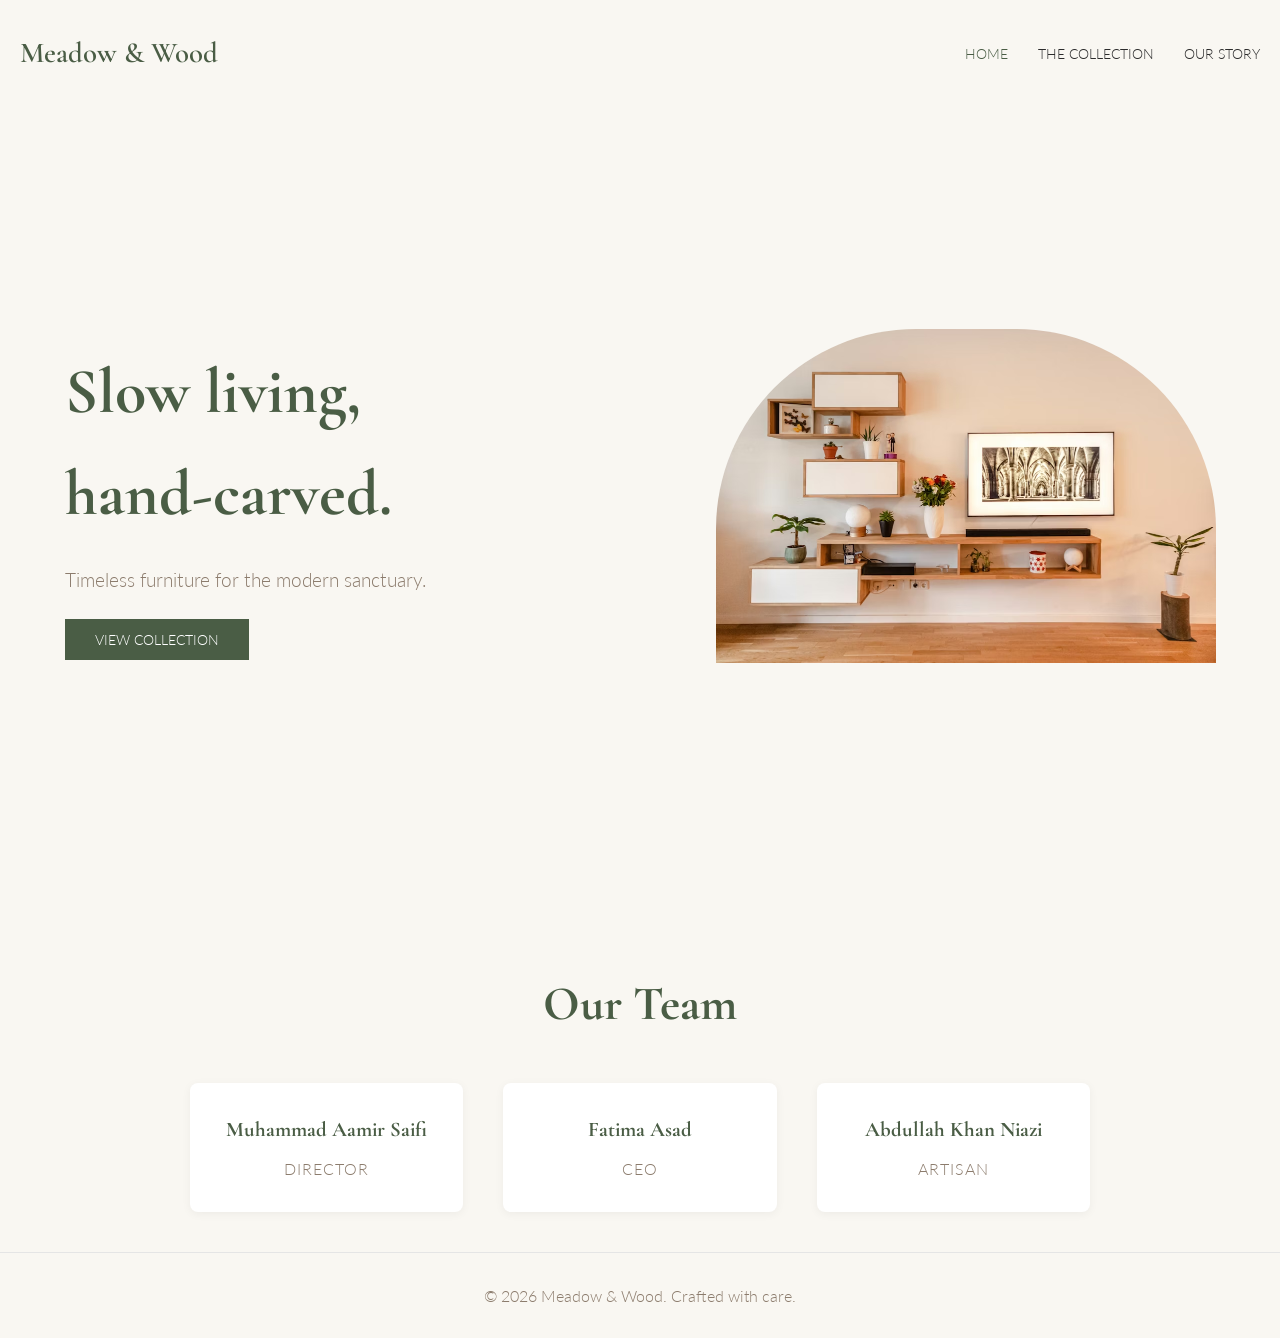
<file: index.html>
<!DOCTYPE html>
<html lang="en">
<head>
    <meta charset="UTF-8">
    <meta name="viewport" content="width=device-width, initial-scale=1.0">
    <title>Meadow & Wood | Artisan Furnishing</title>
    <link rel="stylesheet" href="styles\style.css">
    <link href="https://fonts.googleapis.com/css2?family=Cormorant+Garamond:wght@300;600&family=Lato:wght@300;400&display=swap" rel="stylesheet">
</head>
<body>
    <!-- Navigation -->
    <nav>
        <div class="logo">Meadow & Wood</div>
        <ul>
            <li><a href="index.html" class="active">Home</a></li>
            <li><a href="collection.html">The Collection</a></li>
            <li><a href="story.html">Our Story</a></li>
        </ul>
    </nav>

    <!-- Hero Section -->
    <div class="container">
        <div class="hero">
            <div>
                <h1>Slow living,<br>hand-carved.</h1>
                <p>Timeless furniture for the modern sanctuary.</p>
                <a href="collection.html" class="btn">View Collection</a>
            </div>
            <img src="images\Home.avif" alt="Rustic Chair">
        </div>
    </div>

    <!-- Team Section -->
        <div class="team-section">
            <h2>Our Team</h2>
            <div class="team-grid">
                <div class="team-member">
                    <h3>Muhammad Aamir Saifi</h3>
                    <p>Director</p>
                </div>
                <div class="team-member">
                    <h3>Fatima Asad</h3>
                    <p>CEO</p>
                </div>
                <div class="team-member">
                    <h3>Abdullah Khan Niazi</h3>
                    <p>Artisan</p>
                </div>
            </div>
        </div>
    </div>

    <!-- Footer -->
    <footer>
        <p>&copy; 2026 Meadow & Wood. Crafted with care.</p>
    </footer>
</body>
</html>
</file>
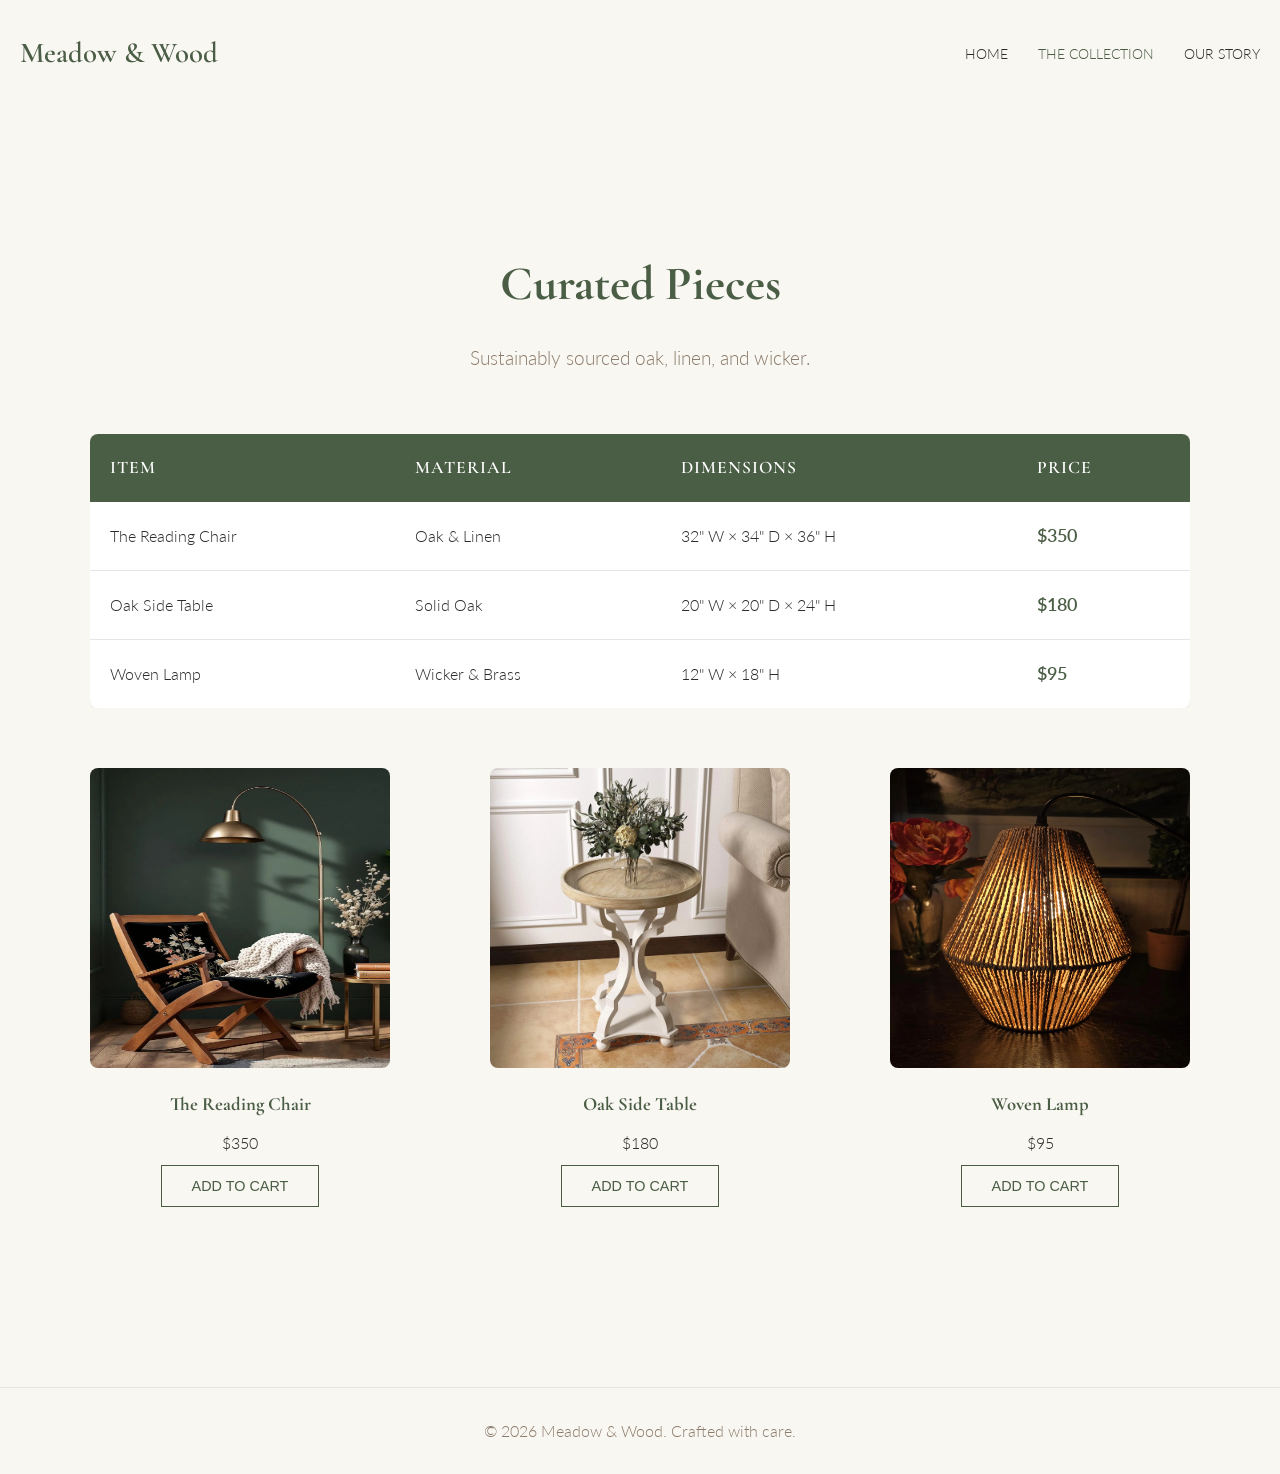
<file: collection.html>
<!DOCTYPE html>
<html lang="en">
<head>
    <meta charset="UTF-8">
    <meta name="viewport" content="width=device-width, initial-scale=1.0">
    <title>The Collection | Meadow & Wood</title>
    <link rel="stylesheet" href="styles\style.css">
    <link href="https://fonts.googleapis.com/css2?family=Cormorant+Garamond:wght@300;600&family=Lato:wght@300;400&display=swap" rel="stylesheet">
</head>
<body>
    <!-- Navigation -->
    <nav>
        <div class="logo">Meadow & Wood</div>
        <ul>
            <li><a href="index.html">Home</a></li>
            <li><a href="collection.html" class="active">The Collection</a></li>
            <li><a href="story.html">Our Story</a></li>
        </ul>
    </nav>

    <!-- Page Header -->
    <div class="container">
        <div class="header">
            <h2>Curated Pieces</h2>
            <p>Sustainably sourced oak, linen, and wicker.</p>
        </div>

<!-- Price Table -->
        <div class="price-table-container">
            <table class="price-table">
                <thead>
                    <tr>
                        <th>Item</th>
                        <th>Material</th>
                        <th>Dimensions</th>
                        <th>Price</th>
                    </tr>
                </thead>
                <tbody>
                    <tr>
                        <td>The Reading Chair</td>
                        <td>Oak & Linen</td>
                        <td>32" W × 34" D × 36" H</td>
                        <td>$350</td>
                    </tr>
                    <tr>
                        <td>Oak Side Table</td>
                        <td>Solid Oak</td>
                        <td>20" W × 20" D × 24" H</td>
                        <td>$180</td>
                    </tr>
                    <tr>
                        <td>Woven Lamp</td>
                        <td>Wicker & Brass</td>
                        <td>12" W × 18" H</td>
                        <td>$95</td>
                    </tr>
                </tbody>
            </table>
        </div>

        <!-- Product Grid -->
        <div class="grid">
            <div class="card">
                <img src="images\Chair.jpg" alt="Reading Chair">
                <h3>The Reading Chair</h3>
                <p>$350</p>
                <button>Add to Cart</button>
            </div>

            <div class="card">
                <img src="images\Table.webp" alt="Oak Side Table">
                <h3>Oak Side Table</h3>
                <p>$180</p>
                <button>Add to Cart</button>
            </div>

            <div class="card">
                <img src="images\Lamp.webp" alt="Woven Lamp">
                <h3>Woven Lamp</h3>
                <p>$95</p>
                <button>Add to Cart</button>
            </div>
        </div>
    </div>

    <!-- Footer -->
    <footer>
        <p>&copy; 2026 Meadow & Wood. Crafted with care.</p>
    </footer>

    <script src="scripts\script.js"></script>
    
</body>
</html>
</file>
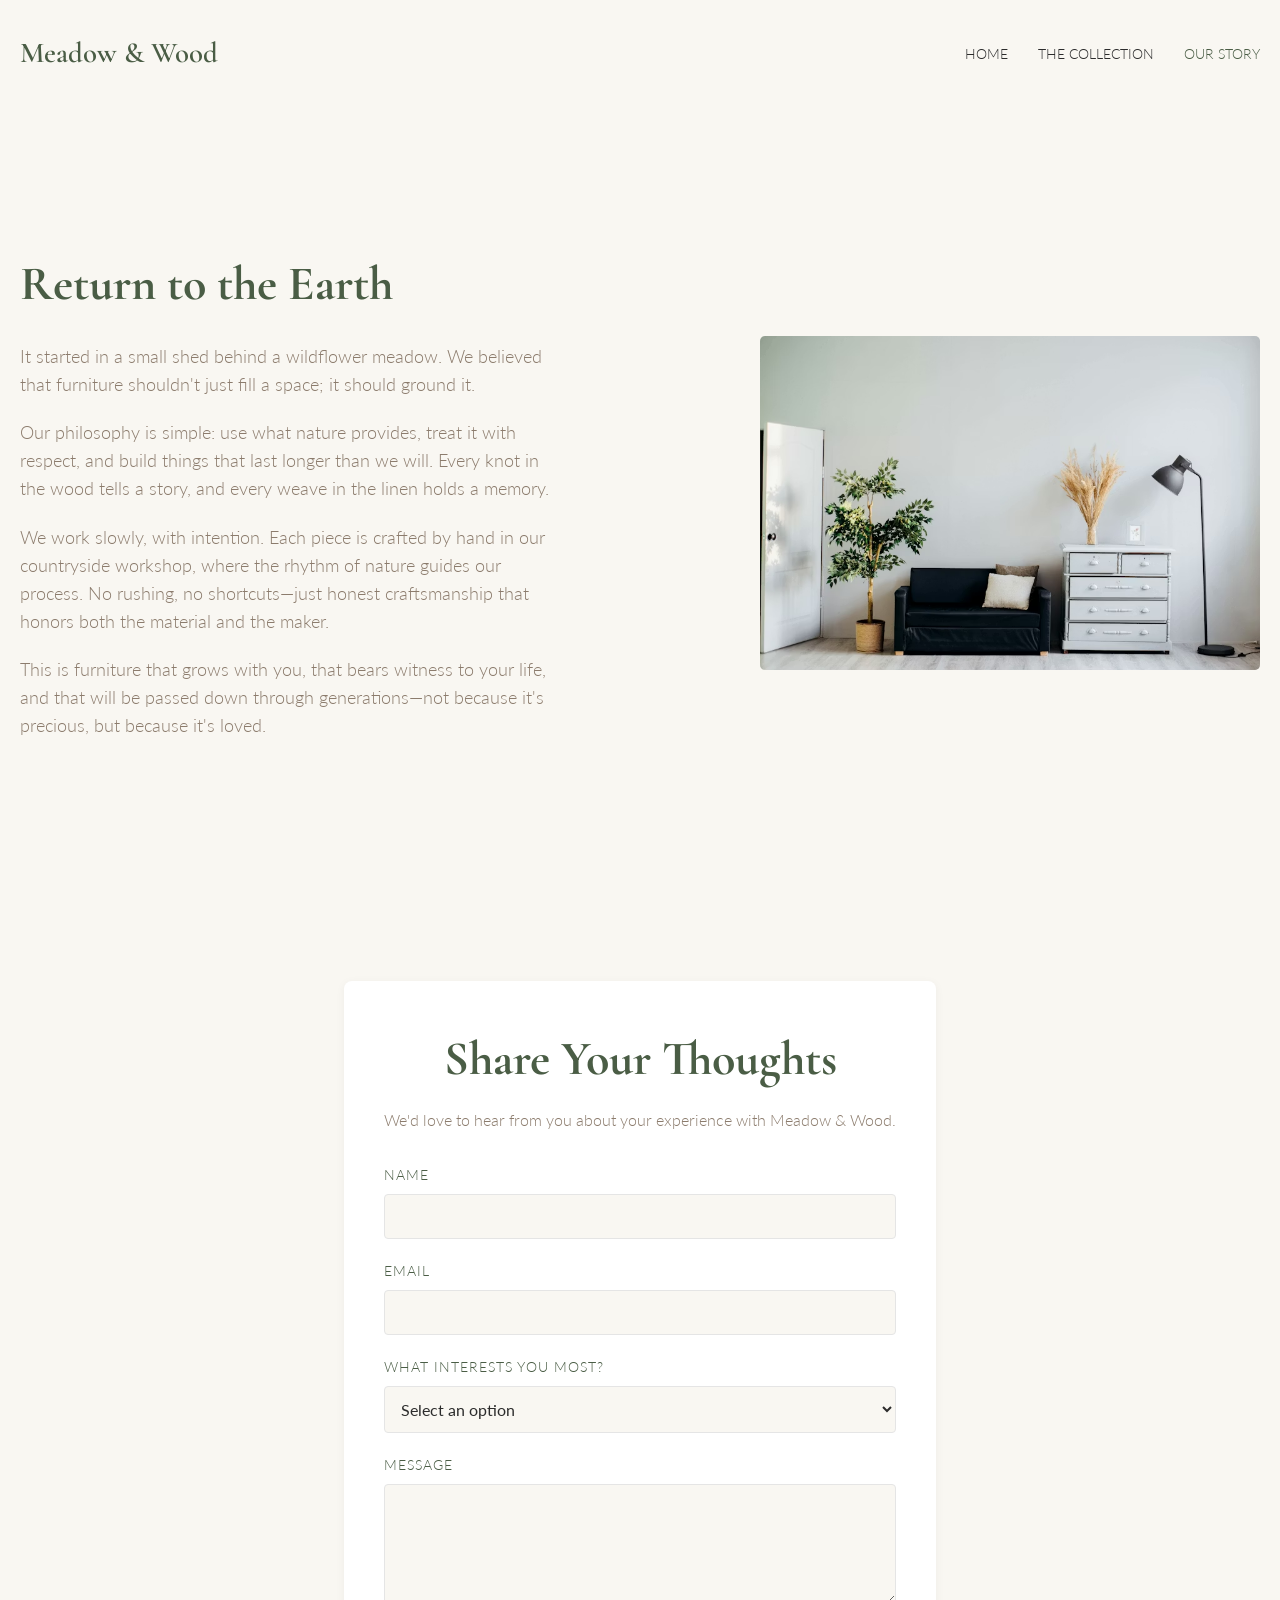
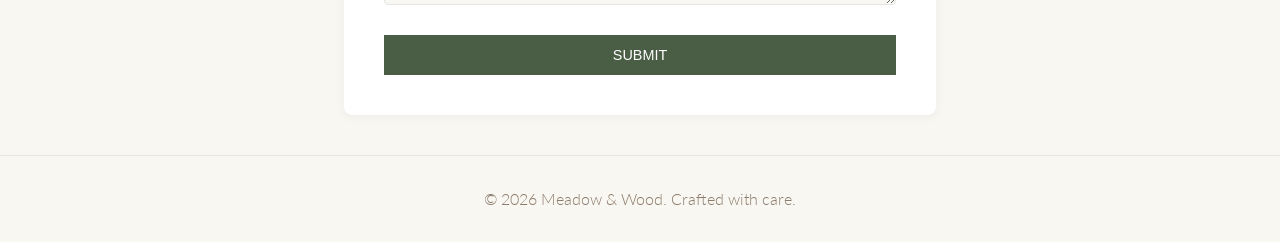
<file: story.html>
<!DOCTYPE html>
<html lang="en">
<head>
    <meta charset="UTF-8">
    <meta name="viewport" content="width=device-width, initial-scale=1.0">
    <title>Our Story | Meadow & Wood</title>
    <link rel="stylesheet" href="styles\style.css">
    <link href="https://fonts.googleapis.com/css2?family=Cormorant+Garamond:wght@300;600&family=Lato:wght@300;400&display=swap" rel="stylesheet">
</head>
<body>
    <!-- Navigation -->
    <nav>
        <div class="logo">Meadow & Wood</div>
        <ul>
            <li><a href="index.html">Home</a></li>
            <li><a href="collection.html">The Collection</a></li>
            <li><a href="story.html" class="active">Our Story</a></li>
        </ul>
    </nav>

    <!-- Story Section -->
    <div class="container">
        <div class="story">
            <div>
                <h2>Return to the Earth</h2>
                <p>It started in a small shed behind a wildflower meadow. We believed that furniture shouldn't just fill a space; it should ground it.</p>
                <p>Our philosophy is simple: use what nature provides, treat it with respect, and build things that last longer than we will. Every knot in the wood tells a story, and every weave in the linen holds a memory.</p>
                <p>We work slowly, with intention. Each piece is crafted by hand in our countryside workshop, where the rhythm of nature guides our process. No rushing, no shortcuts—just honest craftsmanship that honors both the material and the maker.</p>
                <p>This is furniture that grows with you, that bears witness to your life, and that will be passed down through generations—not because it's precious, but because it's loved.</p>
            </div>
            <img src="images\Story.avif" alt="Workshop">
        </div>
    </div>

    <!-- Feedback Form -->
        <div class="feedback-section">
            <h2>Share Your Thoughts</h2>
            <p>We'd love to hear from you about your experience with Meadow & Wood.</p>
            <form class="feedback-form">
                <div class="form-group">
                    <label for="name">Name</label>
                    <input type="text" id="name" name="name" required>
                </div>
                <div class="form-group">
                    <label for="email">Email</label>
                    <input type="email" id="email" name="email" required>
                </div>
                <div class="form-group">
                    <label for="interest">What interests you most?</label>
                    <select id="interest" name="interest" required>
                        <option value="">Select an option</option>
                        <option value="chairs">Chairs & Seating</option>
                        <option value="tables">Tables</option>
                        <option value="lighting">Lighting & Decor</option>
                        <option value="custom">Custom Commissions</option>
                        <option value="other">Other</option>
                    </select>
                </div>
                <div class="form-group">
                    <label for="message">Message</label>
                    <textarea id="message" name="message" rows="5"></textarea>
                </div>
                <button type="submit">Submit</button>
            </form>
        </div>
    </div>

    <!-- Footer -->
    <footer>
        <p>&copy; 2026 Meadow & Wood. Crafted with care.</p>
    </footer>
</body>
</html>
</file>
